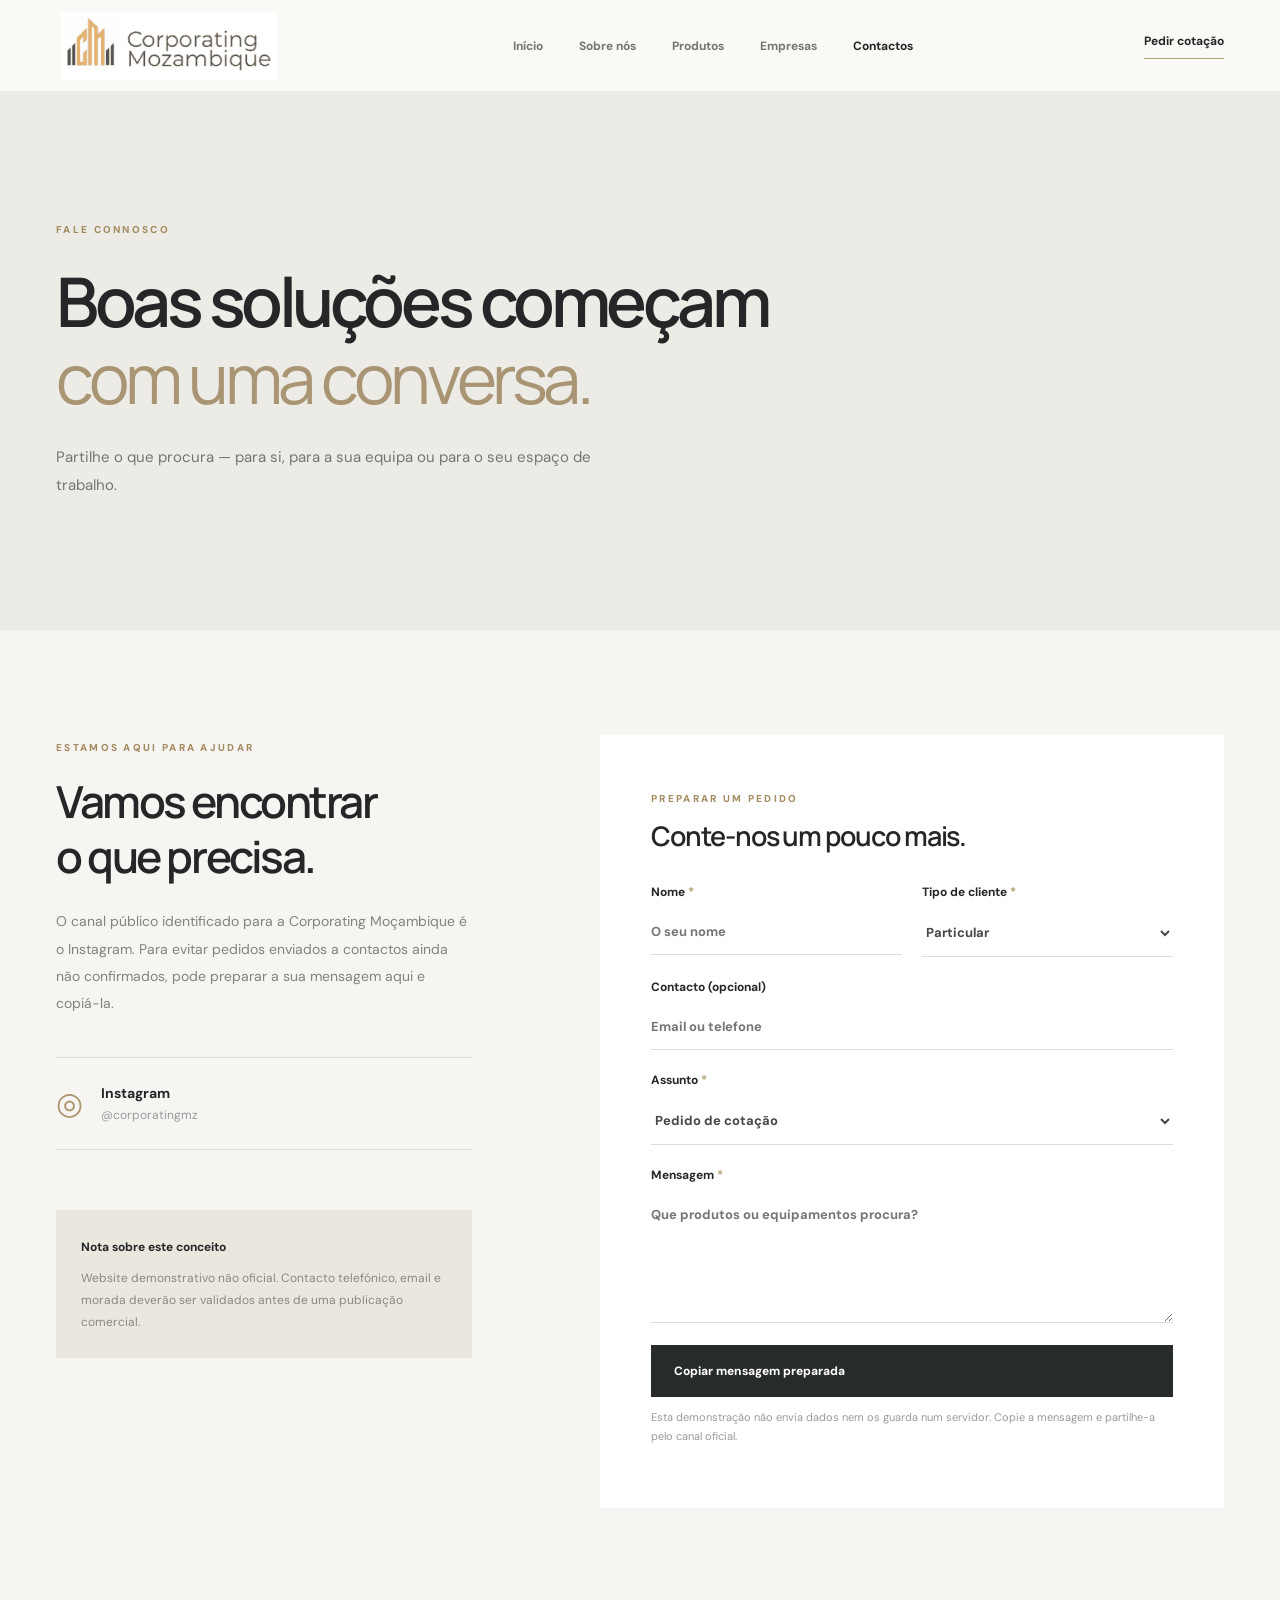
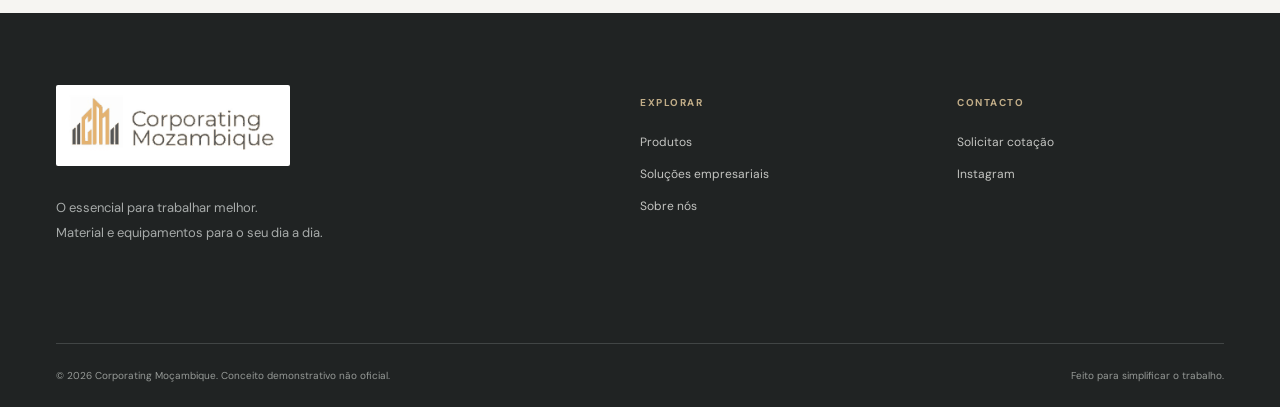
<file: contactos.html>
<!doctype html><html lang="pt"><head><meta charset="UTF-8"><meta name="viewport" content="width=device-width,initial-scale=1"><meta name="theme-color" content="#f6f5f2"><meta name="description" content="Entre em contacto com a Corporating Moçambique através do Instagram oficial."><title>Contactos | Corporating Moçambique</title><link rel="preconnect" href="https://fonts.googleapis.com"><link rel="preconnect" href="https://fonts.gstatic.com" crossorigin><link href="https://fonts.googleapis.com/css2?family=DM+Sans:wght@400;500;600;700&family=Manrope:wght@400;500;600;700;800&display=swap" rel="stylesheet"><link rel="stylesheet" href="css/style.css"></head><body class=""><header class="site-header"><div class="nav-wrap container"><a class="brand" href="index.html" aria-label="Corporating Moçambique, início"><img class="brand-logo" src="assets/corporating-logo.svg" alt="Corporating Mozambique"></a><nav class="main-nav" id="mainNav" aria-label="Navegação principal"><a href="index.html">Início</a><a href="sobre.html">Sobre nós</a><a href="produtos.html">Produtos</a><a href="solucoes.html">Empresas</a><a href="contactos.html">Contactos</a></nav><div class="nav-actions"><a class="quote-link" href="contactos.html">Pedir cotação </a><button class="menu-toggle" aria-controls="mainNav" aria-expanded="false" aria-label="Abrir menu"><span></span><span></span></button></div></div></header><main id="main"><section class="page-hero contact-hero"><div class="container"><span class="eyebrow">FALE CONNOSCO</span><h1>Boas soluções começam<br><em>com uma conversa.</em></h1><p>Partilhe o que procura — para si, para a sua equipa ou para o seu espaço de trabalho.</p></div></section><section class="section contact-section"><div class="container contact-grid"><div class="contact-aside"><span class="eyebrow">ESTAMOS AQUI PARA AJUDAR</span><h2>Vamos encontrar<br>o que precisa.</h2><p>O canal público identificado para a Corporating Moçambique é o Instagram. Para evitar pedidos enviados a contactos ainda não confirmados, pode preparar a sua mensagem aqui e copiá-la.</p><a href="https://www.instagram.com/corporatingmz/" class="contact-social" target="_blank" rel="noopener noreferrer"><span>◎</span><span><strong>Instagram</strong><small>@corporatingmz</small></span></a><div class="contact-note"><strong>Nota sobre este conceito</strong><p>Website demonstrativo não oficial. Contacto telefónico, email e morada deverão ser validados antes de uma publicação comercial.</p></div></div><form class="contact-form" id="contactForm"><span class="eyebrow">PREPARAR UM PEDIDO</span><h3>Conte-nos um pouco mais.</h3><div class="form-row"><label>Nome <span>*</span><input name="nome" autocomplete="name" required placeholder="O seu nome"></label><label>Tipo de cliente <span>*</span><select name="tipo" required><option value="Particular">Particular</option><option value="Empresa">Empresa</option></select></label></div><label>Contacto (opcional)<input name="contacto" autocomplete="email" placeholder="Email ou telefone"></label><label>Assunto <span>*</span><select name="assunto" required><option value="Pedido de cotação">Pedido de cotação</option><option value="Informações sobre produtos">Informações sobre produtos</option><option value="Fornecimento empresarial">Fornecimento empresarial</option><option value="Outro assunto">Outro assunto</option></select></label><label>Mensagem <span>*</span><textarea name="mensagem" required rows="6" placeholder="Que produtos ou equipamentos procura?"></textarea></label><button type="submit" class="btn btn-dark full-width">Copiar mensagem preparada </button><p class="form-help">Esta demonstração não envia dados nem os guarda num servidor. Copie a mensagem e partilhe-a pelo canal oficial.</p></form></div></section></main><footer class="footer"><div class="container"><div class="footer-top"><div><a class="brand brand-light" href="index.html"><img class="brand-logo" src="assets/corporating-logo.svg" alt="Corporating Mozambique"></a><p>O essencial para trabalhar melhor.<br>Material e equipamentos para o seu dia a dia.</p></div><div><span class="footer-title">Explorar</span><a href="produtos.html">Produtos</a><a href="solucoes.html">Soluções empresariais</a><a href="sobre.html">Sobre nós</a></div><div><span class="footer-title">Contacto</span><a href="contactos.html">Solicitar cotação</a><a href="https://www.instagram.com/corporatingmz/" target="_blank" rel="noopener noreferrer">Instagram</a></div></div><div class="footer-bottom"><span>© <span id="year"></span> Corporating Moçambique. Conceito demonstrativo não oficial.</span><span>Feito para simplificar o trabalho.</span></div></div></footer><div class="toast" id="toast" role="status" aria-live="polite"></div><script src="js/main.js" defer></script></body></html>
</file>
<file: css/style.css>
:root{--ink:#242628;--muted:#777a7a;--gold:#b6a079;--paper:#f6f5f2;--white:#fff;--line:#e6e5e1;--dark:#292b2b;--font:"Manrope",sans-serif}*{box-sizing:border-box}html{scroll-behavior:smooth}body{margin:0;background:var(--paper);color:var(--ink);font-family:"DM Sans",sans-serif;-webkit-font-smoothing:antialiased}img{display:block;width:100%;object-fit:cover}a{text-decoration:none;color:inherit}button,input,select,textarea{font:inherit}button{cursor:pointer}button:focus-visible,a:focus-visible,input:focus-visible,select:focus-visible,textarea:focus-visible{outline:2px solid var(--gold);outline-offset:4px}.container{width:min(1280px,calc(100% - 112px));margin:auto}.site-header{position:relative;z-index:30;background:#faf9f6;border-bottom:1px solid rgba(0,0,0,.06)}.nav-wrap{height:91px;display:flex;align-items:center;justify-content:space-between;gap:32px}.brand{display:inline-flex;align-items:center;gap:13px;flex-shrink:0}.brand-mark{font-family:var(--font);font-size:44px;font-weight:800;letter-spacing:-.14em;line-height:1;padding-right:7px}.brand-mark span{color:var(--gold)}.brand-copy{display:grid;gap:2px;letter-spacing:.22em}.brand-copy strong{font-size:13px;font-weight:800}.brand-copy small{font-size:8px;font-weight:700;letter-spacing:.3em}.main-nav{display:flex;align-items:center;gap:36px}.main-nav a{font-size:12px;font-weight:700;color:#747575;transition:color .2s}.main-nav a:hover,.main-nav a.active{color:var(--ink)}.nav-actions{display:flex;align-items:center;gap:20px}.quote-link{display:inline-flex;align-items:center;gap:32px;font-size:12px;font-weight:700;border-bottom:1px solid var(--gold);padding-bottom:9px;white-space:nowrap}.quote-link span,.inline-link span{font-size:18px;color:#aa9063}.menu-toggle{display:none;width:36px;height:32px;border:0;background:transparent}.menu-toggle span{display:block;width:24px;height:2px;background:var(--ink);margin:6px auto}.hero{height:min(765px,calc(100svh - 90px));min-height:610px;position:relative;background:#303332;color:#fff}.hero-image,.hero-shade{position:absolute;inset:0}.hero-image{background:url("https://images.unsplash.com/photo-1497366754035-f200968a6e72?auto=format&fit=crop&w=2200&q=90") center 55%/cover}.hero-shade{background:linear-gradient(90deg,rgba(23,26,26,.83) 0%,rgba(23,26,26,.58) 43%,rgba(23,26,26,.12) 100%)}.hero-inner{position:relative;height:100%;display:flex;align-items:center}.hero-content{padding-bottom:38px;max-width:770px}.eyebrow{font-size:10px;font-weight:800;letter-spacing:.23em;color:#a48b60;display:inline-flex;align-items:center;gap:14px}.eyebrow.light{color:#d6c198}.eyebrow i{width:24px;height:1px;background:currentColor;display:inline-block}.hero h1,.page-hero h1{font-family:var(--font);font-weight:600;font-size:clamp(52px,6.1vw,91px);line-height:1.13;letter-spacing:-.065em;margin:25px 0 25px}.hero em,.page-hero em,.closing-cta em,.feature-copy em{font-style:normal;font-weight:400;color:#cfbd9d}.hero p{max-width:520px;line-height:1.85;color:#e3e4e1;font-size:15px}.hero-buttons{display:flex;align-items:center;gap:43px;margin-top:40px}.btn{border:0;display:inline-flex;justify-content:space-between;align-items:center;gap:35px;padding:18px 23px;font-size:12px;font-weight:800;transition:background .2s,transform .2s}.btn:hover{transform:translateY(-3px)}.btn span{font-size:17px;font-weight:400}.btn-gold{background:#c3af8c;color:#242628}.btn-gold:hover{background:#d1be9b}.btn-light{background:#f7f5ef;color:#242628}.btn-dark{background:#282b2b;color:white}.btn-dark:hover{background:#424646}.text-cta{font-size:12px;font-weight:700;padding-bottom:10px;border-bottom:1px solid #c2af8b}.text-cta span{margin-left:20px;color:#c2af8b}.hero-foot{position:absolute;bottom:35px;left:0;right:0;display:flex;justify-content:space-between;font-size:9px;letter-spacing:.2em;color:#d2d2ce}.hero-foot a span{font-size:18px;margin-left:14px}.intro-strip{padding:95px 0;background:#f6f5f2}.intro-grid{display:grid;grid-template-columns:1.35fr .65fr;align-items:end;gap:65px}.intro-title h2,.section h2,.split-content h2,.contact-aside h2{font-family:var(--font);font-weight:600;line-height:1.24;letter-spacing:-.055em;font-size:clamp(32px,3.45vw,50px);margin:18px 0 0}.intro-title h2 span{color:#92918c}.intro-grid>p{color:#777a79;line-height:1.95;font-size:14px;margin:0 0 6px}.section{padding:105px 0}.section-head{display:flex;align-items:end;justify-content:space-between;gap:30px;margin-bottom:35px}.section-head h2{margin-bottom:0}.inline-link{font-size:12px;font-weight:800;white-space:nowrap;border-bottom:1px solid var(--gold);padding-bottom:12px}.inline-link span{margin-left:22px}.category-grid{display:grid;grid-template-columns:1.22fr 1fr 1fr;gap:16px}.category-card{height:405px;position:relative;overflow:hidden;background:#ddd}.category-card img{height:100%;transition:transform .65s}.category-card:hover img{transform:scale(1.055)}.category-overlay{position:absolute;inset:0;background:linear-gradient(0deg,rgba(15,17,17,.78),transparent 72%)}.category-text{position:absolute;left:28px;right:28px;bottom:25px;color:#fff}.category-text>span:first-child{font-size:9px;letter-spacing:.15em;color:#dec9a8}.category-text h3{font-family:var(--font);font-weight:500;letter-spacing:-.05em;font-size:clamp(23px,2.5vw,35px);line-height:1.2;margin:11px 0 0}.round-arrow{position:absolute;right:0;bottom:0;display:grid;place-items:center;width:39px;height:39px;border:1px solid #bbb;border-radius:50%;font-size:20px}.feature-band{min-height:520px;display:grid;grid-template-columns:1fr 1fr;background:#303333;color:white}.feature-picture img{height:100%;min-height:520px}.feature-copy{display:flex;flex-direction:column;justify-content:center;align-items:start;padding:70px clamp(45px,7vw,130px)}.feature-copy h2,.closing-cta h2{font-family:var(--font);font-size:clamp(34px,3.4vw,53px);letter-spacing:-.055em;font-weight:500;line-height:1.26;margin:24px 0}.feature-copy p{font-size:14px;color:#c7c9c7;line-height:1.9;max-width:450px;margin:0 0 35px}.values-grid{display:grid;grid-template-columns:repeat(3,1fr);gap:20px;margin-top:48px}.values-grid article{border-top:1px solid #d7d4cc;padding:30px 30px 15px 0;min-height:230px}.value-index{font-size:10px;color:#ac9168;letter-spacing:.18em}.value-icon{font-size:30px;color:#ac9168;margin:25px 0 14px}.values-grid h3{font:600 19px var(--font);letter-spacing:-.04em;margin:20px 0 12px}.values-grid p{font-size:13px;line-height:1.95;color:#81817b;max-width:320px}.closing-cta{background:#303332;color:white;text-align:center;padding:105px 20px}.closing-inner{display:flex;align-items:center;flex-direction:column}.closing-cta h2{margin:22px 0 35px}.footer{background:#202323;color:#fff;padding:72px 0 25px}.footer-top{display:grid;grid-template-columns:2fr 1fr 1fr;gap:50px;padding-bottom:85px}.brand-light .brand-mark{color:#fff}.footer-top p{font-size:13px;color:#a7abaa;line-height:1.9;margin-top:30px}.footer-title{display:block;color:#c1ad88;text-transform:uppercase;font-weight:700;letter-spacing:.15em;font-size:10px;margin:11px 0 25px}.footer-top>div:not(:first-child) a{display:block;color:#c3c4c1;font-size:12px;margin-bottom:16px}.footer-bottom{border-top:1px solid #414545;padding-top:25px;display:flex;justify-content:space-between;color:#969a97;font-size:10px;gap:20px}.page-hero{padding:125px 0 115px;background:#ecebe6}.page-hero h1{font-size:clamp(49px,5.35vw,76px);margin-bottom:25px}.page-hero em{color:#a99573}.page-hero p{max-width:565px;line-height:1.9;color:#747673;font-size:15px}.page-hero .btn{margin-top:25px}.split-section{display:grid;grid-template-columns:1fr 1fr;gap:clamp(50px,8vw,150px);align-items:center;padding-top:110px;padding-bottom:110px}.split-photo img{height:560px}.split-content h2{margin-bottom:25px}.split-content p{color:#787c79;line-height:2;font-size:14px;margin-bottom:21px}.split-content .inline-link{display:inline-block;margin-top:16px}.soft-section{background:#eeeDE8}.product-hero{background:#eae9e3}.catalog-section{background:#faf9f7}.catalog-top{display:flex;align-items:end;justify-content:space-between;gap:30px}.catalog-top h2{margin-top:12px}.catalog-search{width:min(380px,100%)}.catalog-search label{display:block;color:#8b8d89;font-size:11px;margin-bottom:11px}.catalog-search input{width:100%;padding:14px 0;background:none;border:0;border-bottom:1px solid #cccac4;outline:none;font-size:13px}.catalog-tools{margin:47px 0 30px;display:flex;align-items:center;justify-content:space-between;gap:22px}.filters{display:flex;gap:8px;flex-wrap:wrap}.filters button{border:1px solid #deddd8;background:transparent;padding:11px 19px;font-size:11px;color:#7a7c77;transition:all .2s}.filters button.active,.filters button:hover{background:#303333;color:#fff;border-color:#303333}.selection-counter{background:none;border:0;font-size:12px;font-weight:700;white-space:nowrap}.selection-counter span{display:inline-grid;place-items:center;width:24px;height:24px;background:#c5b08b;border-radius:50%;margin:0 8px}.product-grid{display:grid;grid-template-columns:repeat(4,1fr);gap:35px 18px}.product-card{min-width:0}.product-visual{position:relative;background:#ebeae6;aspect-ratio:1/1.02;overflow:hidden}.product-visual img{width:100%;height:100%;object-fit:cover;mix-blend-mode:multiply;transition:transform .3s}.product-card:hover .product-visual img{transform:scale(1.04)}.product-tag{position:absolute;left:13px;top:13px;background:#fff;padding:7px 9px;font-size:9px;letter-spacing:.1em;color:#666}.product-details{padding:16px 0}.product-details>span{font-size:10px;letter-spacing:.12em;color:#ac926c;text-transform:uppercase}.product-details h3{font:700 15px var(--font);margin:8px 0}.product-details p{color:#949590;font-size:12px;margin:0 0 17px}.add-product{border:0;border-bottom:1px solid #b49b73;background:none;padding:0 0 8px;font-size:11px;font-weight:800}.add-product.added{color:#817151}.catalog-disclaimer{margin-top:50px;color:#999;font-size:11px;line-height:1.8}.quote-drawer-backdrop{position:fixed;inset:0;background:rgba(0,0,0,.48);z-index:60}.quote-drawer-backdrop[hidden]{display:none}.quote-drawer{position:fixed;right:0;top:0;bottom:0;z-index:61;width:min(450px,100%);background:#fbfaf8;box-shadow:-15px 0 70px #0002;transform:translateX(105%);transition:transform .3s;display:flex;flex-direction:column}.quote-drawer.open{transform:translateX(0)}.drawer-top{padding:35px;display:flex;align-items:start;justify-content:space-between;border-bottom:1px solid var(--line)}.drawer-top h2{font:600 30px var(--font);margin:8px 0 0}.drawer-close{border:0;background:none;font-size:34px;line-height:1}.drawer-items{overflow:auto;flex:1;padding:25px 35px}.drawer-item{display:flex;gap:15px;align-items:center;border-bottom:1px solid var(--line);padding:15px 0}.drawer-item img{width:72px;height:72px}.drawer-item h4{margin:0 0 7px;font-size:13px}.drawer-item button{border:0;background:none;color:#937b54;font-size:11px;padding:0}.drawer-bottom{padding:25px 35px;border-top:1px solid var(--line)}.drawer-bottom p{font-size:12px;line-height:1.8;color:#888}.full-width{width:100%}.drawer-instagram{display:block;text-align:center;font-size:12px;margin-top:20px;font-weight:700;text-decoration:underline;text-underline-offset:5px}.business-hero{background:#e9e9e4}.business-grid{display:grid;grid-template-columns:repeat(2,1fr);gap:16px;margin-top:45px}.business-grid a{background:#f8f7f3;padding:36px;min-height:240px;position:relative;transition:background .2s}.business-grid a:hover{background:#fff}.business-grid a>span{font-size:10px;letter-spacing:.17em;color:#b39a73}.business-grid h3{font:600 24px var(--font);letter-spacing:-.04em;margin:30px 0 8px}.business-grid p{font-size:13px;color:#888;max-width:300px;line-height:1.7}.business-grid b{position:absolute;right:35px;bottom:35px;font-size:23px;font-weight:400;color:#aa9168}.contact-grid{display:grid;grid-template-columns:.8fr 1.2fr;gap:clamp(55px,10vw,160px)}.contact-aside h2{margin-bottom:25px}.contact-aside>p{line-height:1.95;color:#83837d;font-size:14px}.contact-social{display:flex;align-items:center;gap:18px;border-top:1px solid #dedbd5;border-bottom:1px solid #dedbd5;padding:25px 0;margin-top:40px}.contact-social>span:first-child{font-size:31px;color:#ac946b}.contact-social span:nth-child(2){display:grid;gap:5px;flex:1}.contact-social strong{font-size:14px}.contact-social small{color:#999;font-size:12px}.contact-note{margin-top:60px;background:#eae7df;padding:25px}.contact-note strong{font-size:12px}.contact-note p{color:#8a8880;line-height:1.8;font-size:12px;margin-bottom:0}.contact-form{background:#fff;padding:clamp(30px,4vw,60px)}.contact-form h3{font:600 27px var(--font);letter-spacing:-.04em;margin:10px 0 30px}.contact-form label{display:block;font-size:12px;font-weight:700;margin-bottom:22px}.contact-form label span{color:#b39b73}.form-row{display:grid;grid-template-columns:1fr 1fr;gap:20px}.contact-form input,.contact-form select,.contact-form textarea{display:block;width:100%;background:transparent;border:0;border-bottom:1px solid #deded8;border-radius:0;padding:14px 0;font-size:13px;color:#464746;margin-top:9px;outline:none}.contact-form textarea{resize:vertical}.form-help{font-size:11px;line-height:1.7;color:#999}.toast{position:fixed;bottom:24px;left:50%;z-index:90;transform:translate(-50%,100px);background:#272b2b;color:white;font-size:12px;padding:14px 25px;opacity:0;pointer-events:none;transition:all .25s}.toast.show{transform:translate(-50%,0);opacity:1}.reveal{animation:enter .85s ease both}@keyframes enter{from{opacity:0;transform:translateY(23px)}to{opacity:1;transform:translateY(0)}}@media(max-width:1050px){.container{width:min(100% - 64px,1280px)}.main-nav{gap:17px}.main-nav a{font-size:11px}.quote-link{gap:12px}.category-grid{grid-template-columns:repeat(3,1fr)}.product-grid{grid-template-columns:repeat(3,1fr)}}@media(max-width:760px){.container{width:calc(100% - 40px)}.nav-wrap{height:72px}.brand-mark{font-size:37px}.brand-copy strong{font-size:11px}.brand-copy small{font-size:7px}.menu-toggle{display:block}.quote-link{font-size:11px;padding-bottom:6px}.main-nav{display:none;position:absolute;left:0;right:0;top:72px;background:#faf9f6;padding:20px;box-shadow:0 20px 30px #0001;flex-direction:column;align-items:stretch;gap:0}.main-nav.open{display:flex}.main-nav a{padding:15px 0;border-bottom:1px solid var(--line);font-size:14px}.hero{min-height:630px;height:calc(100svh - 72px);max-height:780px}.hero-image{background-position:60%}.hero-shade{background:linear-gradient(90deg,rgba(23,26,26,.84),rgba(23,26,26,.44))}.hero h1{font-size:clamp(47px,10.3vw,69px)}.hero-content{padding-bottom:25px}.hero p{font-size:13px}.hero-buttons{gap:22px;align-items:flex-start;flex-direction:column}.intro-strip,.section{padding:65px 0}.intro-grid{grid-template-columns:1fr;gap:20px}.intro-title h2,.section h2{font-size:34px}.section-head{align-items:flex-start;flex-direction:column;gap:20px}.category-grid{grid-template-columns:1fr 1fr}.category-card{height:340px}.category-card.large{grid-column:1/-1;height:430px}.category-text{left:20px;right:20px}.category-text h3{font-size:25px}.feature-band{grid-template-columns:1fr}.feature-picture img{min-height:0;height:300px}.feature-copy{padding:60px 25px}.values-grid{grid-template-columns:1fr;gap:0;margin-top:25px}.values-grid article{min-height:0;padding:25px 0}.footer-top{grid-template-columns:1fr 1fr;gap:35px;padding-bottom:45px}.footer-top>div:first-child{grid-column:1/-1}.footer-bottom{flex-direction:column}.page-hero{padding:80px 0}.page-hero h1{font-size:clamp(45px,9vw,60px)}.split-section{grid-template-columns:1fr;padding-top:65px;padding-bottom:65px;gap:45px}.split-photo img{height:350px}.catalog-top{align-items:stretch;flex-direction:column}.catalog-search{width:100%}.catalog-tools{align-items:flex-start;flex-direction:column}.product-grid{grid-template-columns:repeat(2,1fr)}.business-grid{grid-template-columns:1fr}.contact-grid{grid-template-columns:1fr;gap:50px}.contact-note{margin-top:35px}}@media(max-width:430px){.quote-link{gap:5px;font-size:10px}.quote-link span{display:none}.hero h1{font-size:45px}.hero-foot{font-size:8px}.category-grid{grid-template-columns:1fr}.category-card,.category-card.large{grid-column:auto;height:350px}.product-grid{gap:20px 12px}.product-details h3{font-size:13px}.product-details p{font-size:11px}.form-row{grid-template-columns:1fr;gap:0}.contact-form{padding:24px}.footer-top{grid-template-columns:1fr 1fr}}@media(prefers-reduced-motion:reduce){*,*:before,*:after{scroll-behavior:auto!important;animation:none!important;transition:none!important}}
/* V2 — corporate identity and modern motion */
.brand-logo{width:226px;height:auto;max-height:68px;object-fit:contain;display:block}.brand-light{background:#fff;padding:7px 10px;border-radius:2px}.brand-light .brand-logo{width:214px}.quote-link{gap:0}.category-text .round-arrow{display:none}.category-card,.business-grid a,.product-card{will-change:transform}.category-card{transition:box-shadow .35s}.category-card:hover{box-shadow:0 18px 45px #0002}.product-card{transition:transform .28s}.product-card:hover{transform:translateY(-5px)}.btn{transition:background .24s,transform .28s,box-shadow .28s}.btn:hover{box-shadow:0 12px 25px #0002}.js-reveal{opacity:0;transform:translateY(25px);transition:opacity .7s ease,transform .7s cubic-bezier(.2,.7,.2,1)}.js-reveal.is-visible{opacity:1;transform:translateY(0)}.site-header{transition:box-shadow .25s}.site-header.is-scrolled{box-shadow:0 7px 24px #00000010}.selection-counter{transition:transform .2s}.selection-counter:hover{transform:scale(1.045)}.product-visual img{transition:transform .5s cubic-bezier(.2,.7,.2,1)}@media(max-width:760px){.brand-logo{width:185px;max-height:54px}.brand-light .brand-logo{width:195px}.nav-actions{gap:10px}.quote-link{font-size:10px}}@media(max-width:390px){.brand-logo{width:154px}.quote-link{font-size:9px}}@media(prefers-reduced-motion:reduce){.js-reveal{opacity:1;transform:none}.product-card:hover{transform:none}}
</file>
